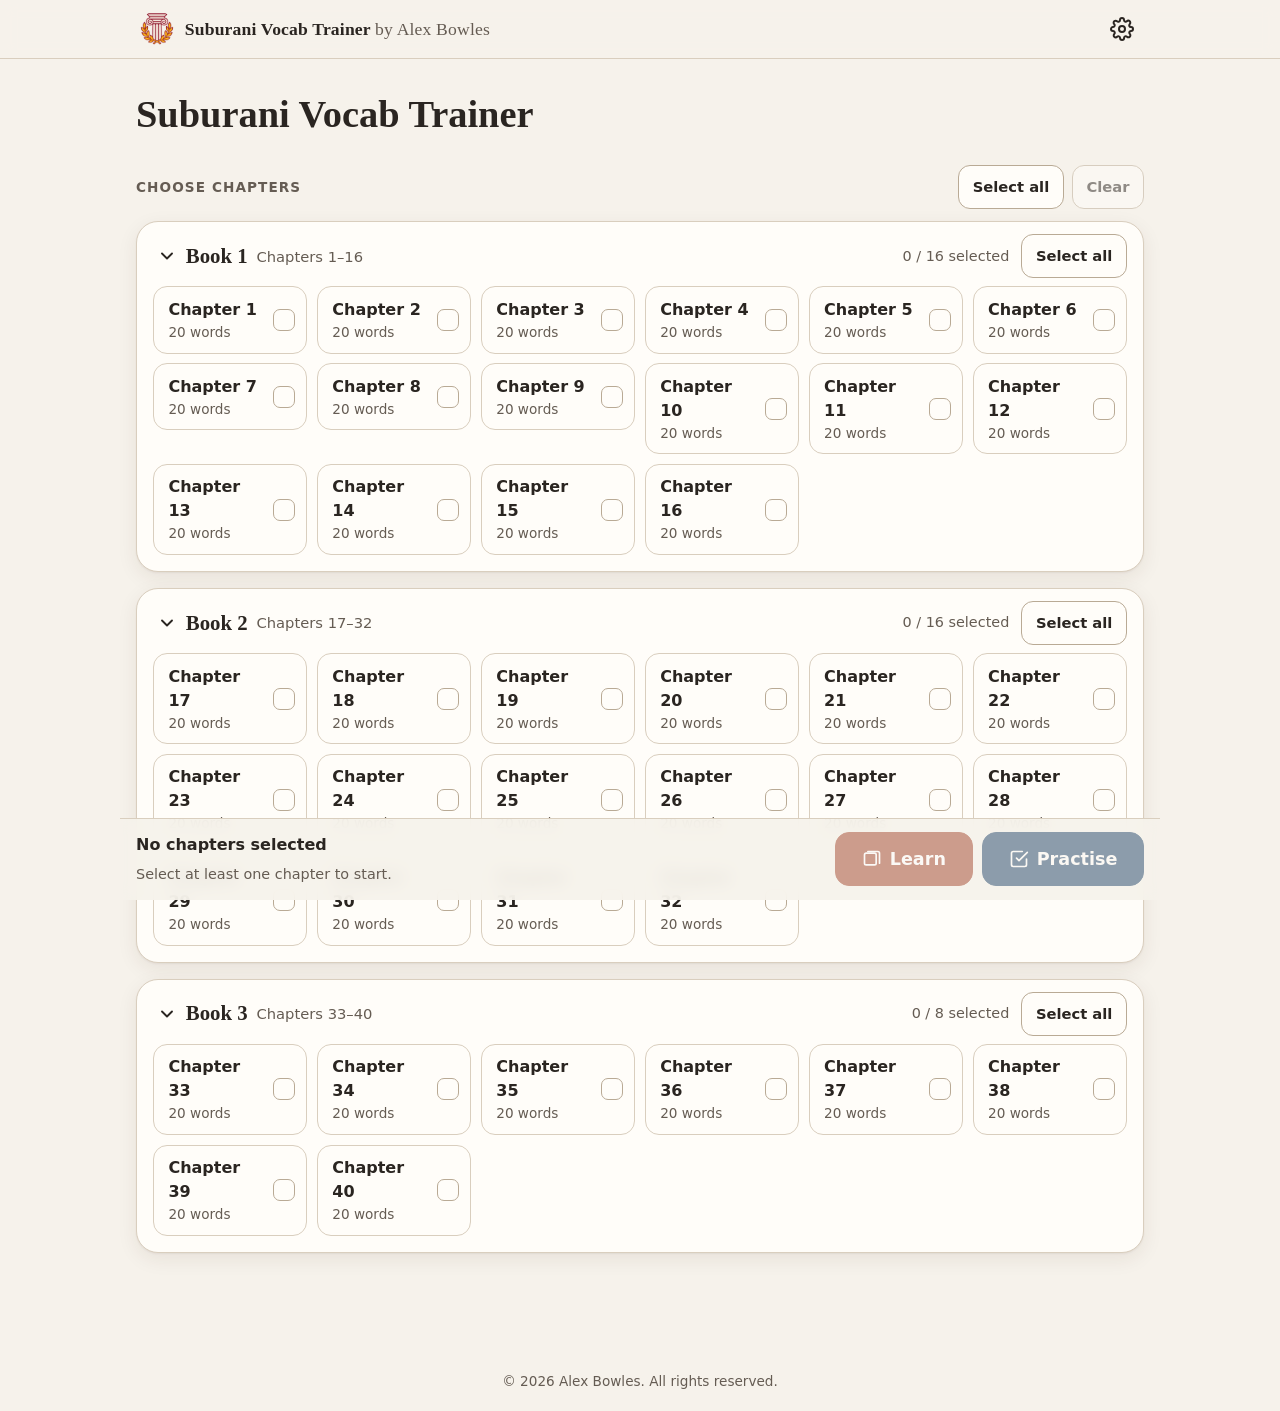
<file: index.html>
<!doctype html>
<html lang="en">
<head>
  <meta charset="utf-8">
  <meta name="viewport" content="width=device-width, initial-scale=1">
  <meta name="color-scheme" content="light dark">
  <meta name="description" content="Offline flashcards and practice for the Latin vocabulary of Suburani Books 1–3 (800 words).">
  <meta name="referrer" content="no-referrer">
  <title>Suburani Vocab Trainer</title>
  <link rel="icon" href="favicon.ico" sizes="any">
  <link rel="icon" type="image/png" sizes="32x32" href="favicon-32x32.png">
  <link rel="icon" type="image/png" sizes="16x16" href="favicon-16x16.png">
  <link rel="apple-touch-icon" sizes="180x180" href="apple-touch-icon.png">
  <link rel="stylesheet" href="css/style.css">
  <script>
    /* Apply the saved theme before first paint to avoid a flash. */
    (function () {
      try {
        var saved = JSON.parse(window.localStorage.getItem('suburani-vocab-trainer:v1') || '{}');
        var t = saved && saved.settings && saved.settings.theme;
        if (t === 'light' || t === 'dark') document.documentElement.setAttribute('data-theme', t);
      } catch (e) { /* storage unavailable – ignore */ }
    })();
  </script>
</head>
<body>
  <a class="skip-link" href="#main">Skip to content</a>

  <header class="app-header">
    <div class="app-header-inner">
      <button type="button" class="brand" id="brand-btn" title="Home">
        <img class="brand-mark" src="android-chrome-192x192.png" width="36" height="36" alt="" aria-hidden="true">
        <span class="brand-text">Suburani Vocab Trainer <span class="brand-sub">by Alex Bowles</span><span class="sr-only"> – home</span></span>
      </button>
      <button type="button" class="icon-btn" id="settings-btn" aria-label="Settings" aria-haspopup="dialog" title="Settings">
        <svg viewBox="0 0 24 24" width="24" height="24" fill="none" stroke="currentColor" stroke-width="2" stroke-linecap="round" stroke-linejoin="round" aria-hidden="true" focusable="false"><circle cx="12" cy="12" r="3"/><path d="M19.4 15a1.65 1.65 0 0 0 .33 1.82l.06.06a2 2 0 0 1 0 2.83 2 2 0 0 1-2.83 0l-.06-.06a1.65 1.65 0 0 0-1.82-.33 1.65 1.65 0 0 0-1 1.51V21a2 2 0 0 1-2 2 2 2 0 0 1-2-2v-.09A1.65 1.65 0 0 0 9 19.4a1.65 1.65 0 0 0-1.82.33l-.06.06a2 2 0 0 1-2.83 0 2 2 0 0 1 0-2.83l.06-.06a1.65 1.65 0 0 0 .33-1.82 1.65 1.65 0 0 0-1.51-1H3a2 2 0 0 1-2-2 2 2 0 0 1 2-2h.09A1.65 1.65 0 0 0 4.6 9a1.65 1.65 0 0 0-.33-1.82l-.06-.06a2 2 0 0 1 0-2.83 2 2 0 0 1 2.83 0l.06.06a1.65 1.65 0 0 0 1.82.33H9a1.65 1.65 0 0 0 1-1.51V3a2 2 0 0 1 2-2 2 2 0 0 1 2 2v.09a1.65 1.65 0 0 0 1 1.51 1.65 1.65 0 0 0 1.82-.33l.06-.06a2 2 0 0 1 2.83 0 2 2 0 0 1 0 2.83l-.06.06a1.65 1.65 0 0 0-.33 1.82V9a1.65 1.65 0 0 0 1.51 1H21a2 2 0 0 1 2 2 2 2 0 0 1-2 2h-.09a1.65 1.65 0 0 0-1.51 1z"/></svg>
      </button>
    </div>
  </header>

  <main id="main" tabindex="-1">

    <!-- ===================== HOME ===================== -->
    <section id="screen-home" class="screen" aria-labelledby="home-title">
      <div class="hero">
        <h1 id="home-title" class="screen-title" tabindex="-1">Suburani Vocab Trainer</h1>
      </div>

      <div class="selection-toolbar">
        <h2 class="section-label">Choose chapters</h2>
        <div class="toolbar-buttons">
          <button type="button" class="btn small" id="select-all-btn">Select all</button>
          <button type="button" class="btn small" id="clear-btn">Clear</button>
        </div>
      </div>

      <div id="books"></div>

      <div class="action-bar">
        <div class="action-bar-inner">
          <p class="selection-summary" id="selection-summary" aria-live="polite">No chapters selected</p>
          <div class="action-buttons">
            <button type="button" class="btn primary big" id="learn-btn" aria-describedby="action-hint">
              <svg viewBox="0 0 24 24" width="20" height="20" fill="none" stroke="currentColor" stroke-width="2" stroke-linecap="round" stroke-linejoin="round" aria-hidden="true" focusable="false"><rect x="3" y="5" width="14" height="14" rx="2"/><path d="M7 3h12a2 2 0 0 1 2 2v12"/></svg>
              Learn
            </button>
            <button type="button" class="btn secondary big" id="practise-btn" aria-describedby="action-hint">
              <svg viewBox="0 0 24 24" width="20" height="20" fill="none" stroke="currentColor" stroke-width="2" stroke-linecap="round" stroke-linejoin="round" aria-hidden="true" focusable="false"><path d="M9 11l3 3L22 4"/><path d="M21 12v7a2 2 0 0 1-2 2H5a2 2 0 0 1-2-2V5a2 2 0 0 1 2-2h11"/></svg>
              Practise
            </button>
          </div>
          <p class="action-hint" id="action-hint">Select at least one chapter to start.</p>
        </div>
      </div>
    </section>

    <!-- ===================== LEARN ===================== -->
    <section id="screen-learn" class="screen" aria-labelledby="learn-title" hidden>
      <div class="screen-toolbar">
        <button type="button" class="btn ghost small" data-go-home>
          <svg viewBox="0 0 24 24" width="18" height="18" fill="none" stroke="currentColor" stroke-width="2" stroke-linecap="round" stroke-linejoin="round" aria-hidden="true" focusable="false"><polyline points="15 18 9 12 15 6"/></svg>
          Home
        </button>
        <h1 id="learn-title" class="toolbar-title" tabindex="-1">Flashcards</h1>
        <button type="button" class="btn toggle small" id="learn-shuffle" aria-pressed="false">
          <svg viewBox="0 0 24 24" width="18" height="18" fill="none" stroke="currentColor" stroke-width="2" stroke-linecap="round" stroke-linejoin="round" aria-hidden="true" focusable="false"><polyline points="16 3 21 3 21 8"/><line x1="4" y1="20" x2="21" y2="3"/><polyline points="21 16 21 21 16 21"/><line x1="15" y1="15" x2="21" y2="21"/><line x1="4" y1="4" x2="9" y2="9"/></svg>
          Shuffle
        </button>
      </div>

      <div class="progress-row">
        <div class="progress" aria-hidden="true"><div class="progress-bar" id="learn-bar"></div></div>
        <span class="progress-text" id="learn-progress" aria-live="off">1 / 1</span>
      </div>

      <div class="card-stage" id="card-stage">
        <button type="button" class="nav-arrow" id="learn-prev" aria-label="Previous card">
          <svg viewBox="0 0 24 24" width="28" height="28" fill="none" stroke="currentColor" stroke-width="2.25" stroke-linecap="round" stroke-linejoin="round" aria-hidden="true" focusable="false"><polyline points="15 18 9 12 15 6"/></svg>
        </button>

        <div class="flashcard" id="flashcard" role="button" tabindex="0" aria-roledescription="flashcard" aria-describedby="flashcard-help">
          <div class="flashcard-inner">
            <div class="face face-front" id="face-front">
              <span class="chapter-tag" id="front-chapter">Ch 1</span>
              <div class="face-content" id="front-content"></div>
              <span class="face-hint" aria-hidden="true">Tap to flip</span>
            </div>
            <div class="face face-back" id="face-back" aria-hidden="true">
              <span class="chapter-tag" id="back-chapter">Ch 1</span>
              <div class="face-content" id="back-content"></div>
              <span class="face-hint" aria-hidden="true">Tap to flip back</span>
            </div>
          </div>
        </div>

        <button type="button" class="nav-arrow" id="learn-next" aria-label="Next card">
          <svg viewBox="0 0 24 24" width="28" height="28" fill="none" stroke="currentColor" stroke-width="2.25" stroke-linecap="round" stroke-linejoin="round" aria-hidden="true" focusable="false"><polyline points="9 18 15 12 9 6"/></svg>
        </button>
      </div>
      <p class="sr-only" id="flashcard-help">Press Space or Enter to flip. Left and right arrow keys move between cards.</p>
      <p class="sr-only" id="learn-live" aria-live="polite"></p>

      <div class="learn-end" id="learn-end" hidden>
        <p class="learn-end-title">You’ve reached the end</p>
        <div class="learn-end-buttons">
          <button type="button" class="btn" id="learn-restart">Restart</button>
          <button type="button" class="btn" id="learn-end-shuffle">Shuffle</button>
          <button type="button" class="btn primary" id="learn-practise">Practise these words</button>
          <button type="button" class="btn ghost" data-go-home>Home</button>
        </div>
      </div>

      <p class="kbd-hint" aria-hidden="true"><kbd>←</kbd> <kbd>→</kbd> move · <kbd>Space</kbd> flip · <kbd>Esc</kbd> home · swipe on touch screens</p>
    </section>

    <!-- ===================== PRACTISE ===================== -->
    <section id="screen-practise" class="screen" aria-labelledby="practise-title" hidden>
      <div class="screen-toolbar">
        <h1 id="practise-title" class="toolbar-title" tabindex="-1">Practise</h1>
        <div class="progress-row grow">
          <div class="progress" role="progressbar" id="practise-progressbar" aria-label="Words completed" aria-valuemin="0" aria-valuemax="1" aria-valuenow="0"><div class="progress-bar" id="practise-bar"></div></div>
          <span class="progress-text" id="practise-progress">0 / 0 words</span>
        </div>
        <button type="button" class="btn ghost small" id="end-session-btn">End session</button>
      </div>

      <div class="question-card" id="question-card">
        <p class="q-meta" id="q-meta"></p>
        <p class="q-instruction" id="q-instruction"></p>
        <div class="q-prompt" id="q-prompt"></div>
        <div class="q-body" id="q-body"></div>
        <div class="q-feedback" id="q-feedback" aria-live="polite"></div>
        <div class="q-next-row">
          <button type="button" class="btn primary big" id="next-btn" hidden>
            Next
            <svg viewBox="0 0 24 24" width="20" height="20" fill="none" stroke="currentColor" stroke-width="2" stroke-linecap="round" stroke-linejoin="round" aria-hidden="true" focusable="false"><polyline points="9 18 15 12 9 6"/></svg>
          </button>
        </div>
      </div>
      <p class="kbd-hint" id="practise-kbd-hint" aria-hidden="true"></p>
    </section>

    <!-- ===================== RESULTS ===================== -->
    <section id="screen-results" class="screen" aria-labelledby="results-title" hidden>
      <div class="results">
        <h1 id="results-title" class="screen-title" tabindex="-1">Session complete</h1>
        <p class="subtitle" id="results-subtitle"></p>
        <div class="stats">
          <div class="stat"><span class="stat-value" id="stat-completed">0</span><span class="stat-label">words completed</span></div>
          <div class="stat"><span class="stat-value" id="stat-accuracy">–</span><span class="stat-label">first-try accuracy</span></div>
          <div class="stat"><span class="stat-value" id="stat-questions">0</span><span class="stat-label">questions asked</span></div>
        </div>
        <h2 class="section-label" id="missed-title">Words to review</h2>
        <ul class="missed-list" id="missed-list" aria-labelledby="missed-title"></ul>
        <p class="no-missed" id="no-missed" hidden>No mistakes – excellent work!</p>
        <div class="results-buttons">
          <button type="button" class="btn primary" id="practise-missed-btn">Practise missed words</button>
          <button type="button" class="btn" id="new-session-btn">New session (same chapters)</button>
          <button type="button" class="btn" id="change-chapters-btn">Change chapters</button>
          <button type="button" class="btn ghost" data-go-home>Home</button>
        </div>
      </div>
    </section>
  </main>

  <footer class="app-footer">
    <p>© 2026 Alex Bowles. All rights reserved.</p>
  </footer>

  <!-- ===================== SETTINGS ===================== -->
  <div class="modal-overlay" id="settings-overlay" hidden>
    <div class="modal" id="settings-dialog" role="dialog" aria-modal="true" aria-labelledby="settings-title">
      <div class="modal-header">
        <h2 id="settings-title">Settings</h2>
        <button type="button" class="icon-btn" id="settings-close-x" aria-label="Close settings">
          <svg viewBox="0 0 24 24" width="22" height="22" fill="none" stroke="currentColor" stroke-width="2" stroke-linecap="round" stroke-linejoin="round" aria-hidden="true" focusable="false"><line x1="18" y1="6" x2="6" y2="18"/><line x1="6" y1="6" x2="18" y2="18"/></svg>
        </button>
      </div>
      <form class="modal-body" id="settings-form" novalidate>
        <p class="settings-note">Changes are saved automatically. During practice they apply from the next question.</p>

        <fieldset class="setting">
          <legend>Question direction</legend>
          <label class="check"><input type="checkbox" name="dirLaEn"> <span>Latin → English</span></label>
          <label class="check"><input type="checkbox" name="dirEnLa"> <span>English → Latin</span></label>
          <p class="setting-lock" id="lock-dir" hidden>At least one direction must stay on. Tick the other one first to switch.</p>
        </fieldset>

        <fieldset class="setting">
          <legend>Question types</legend>
          <label class="check"><input type="checkbox" name="typeMc"> <span>Multiple choice</span></label>
          <label class="check"><input type="checkbox" name="typeTyped"> <span>Typed answers</span></label>
          <p class="setting-lock" id="lock-type" hidden>At least one question type must stay on. Tick the other one first to switch.</p>
        </fieldset>

        <fieldset class="setting">
          <legend>Typed-answer strictness</legend>
          <label class="radio"><input type="radio" name="strictness" value="lenient"> <span><strong>Lenient</strong><small>More typos allowed; word endings like -s/-ing/-ed ignored in English.</small></span></label>
          <label class="radio"><input type="radio" name="strictness" value="normal"> <span><strong>Normal</strong><small>Small typos allowed in longer words; one right answer is enough.</small></span></label>
          <label class="radio"><input type="radio" name="strictness" value="strict"> <span><strong>Strict</strong><small>Exact spelling, dictionary form only, every answer you type must be right.</small></span></label>
        </fieldset>

        <fieldset class="setting">
          <legend>Macrons</legend>
          <label class="check"><input type="checkbox" name="requireMacrons"> <span>Require macrons in typed Latin <small>(ā ē ī ō ū must be exactly right)</small></span></label>
        </fieldset>

        <div class="setting">
          <label class="setting-label" for="set-session-size">Words per practise session</label>
          <select id="set-session-size" name="sessionSize">
            <option value="all">All selected words</option>
            <option value="10">10</option>
            <option value="20">20</option>
            <option value="30">30</option>
            <option value="50">50</option>
          </select>
        </div>

        <fieldset class="setting">
          <legend>Flashcard front side</legend>
          <div class="segmented">
            <label class="radio"><input type="radio" name="frontSide" value="latin"> <span>Latin</span></label>
            <label class="radio"><input type="radio" name="frontSide" value="english"> <span>English</span></label>
          </div>
        </fieldset>

        <fieldset class="setting">
          <legend>Flashcard order</legend>
          <label class="check"><input type="checkbox" name="shuffle"> <span>Shuffle flashcards</span></label>
        </fieldset>

        <fieldset class="setting">
          <legend>Theme</legend>
          <div class="segmented">
            <label class="radio"><input type="radio" name="theme" value="system"> <span>System</span></label>
            <label class="radio"><input type="radio" name="theme" value="light"> <span>Light</span></label>
            <label class="radio"><input type="radio" name="theme" value="dark"> <span>Dark</span></label>
          </div>
        </fieldset>
      </form>
      <div class="modal-footer">
        <button type="button" class="btn ghost" id="settings-reset">Reset to defaults</button>
        <button type="button" class="btn primary" id="settings-close">Close</button>
      </div>
      <p class="sr-only" id="settings-live" aria-live="polite"></p>
    </div>
  </div>

  <noscript><p class="noscript">This trainer needs JavaScript. Please enable it and reload the page.</p></noscript>

  <script src="data/vocab.js"></script>
  <script src="js/checker.js"></script>
  <script src="js/data.js"></script>
  <script src="js/state.js"></script>
  <script src="js/learn.js"></script>
  <script src="js/practise.js"></script>
  <script src="js/app.js"></script>
</body>
</html>
</file>
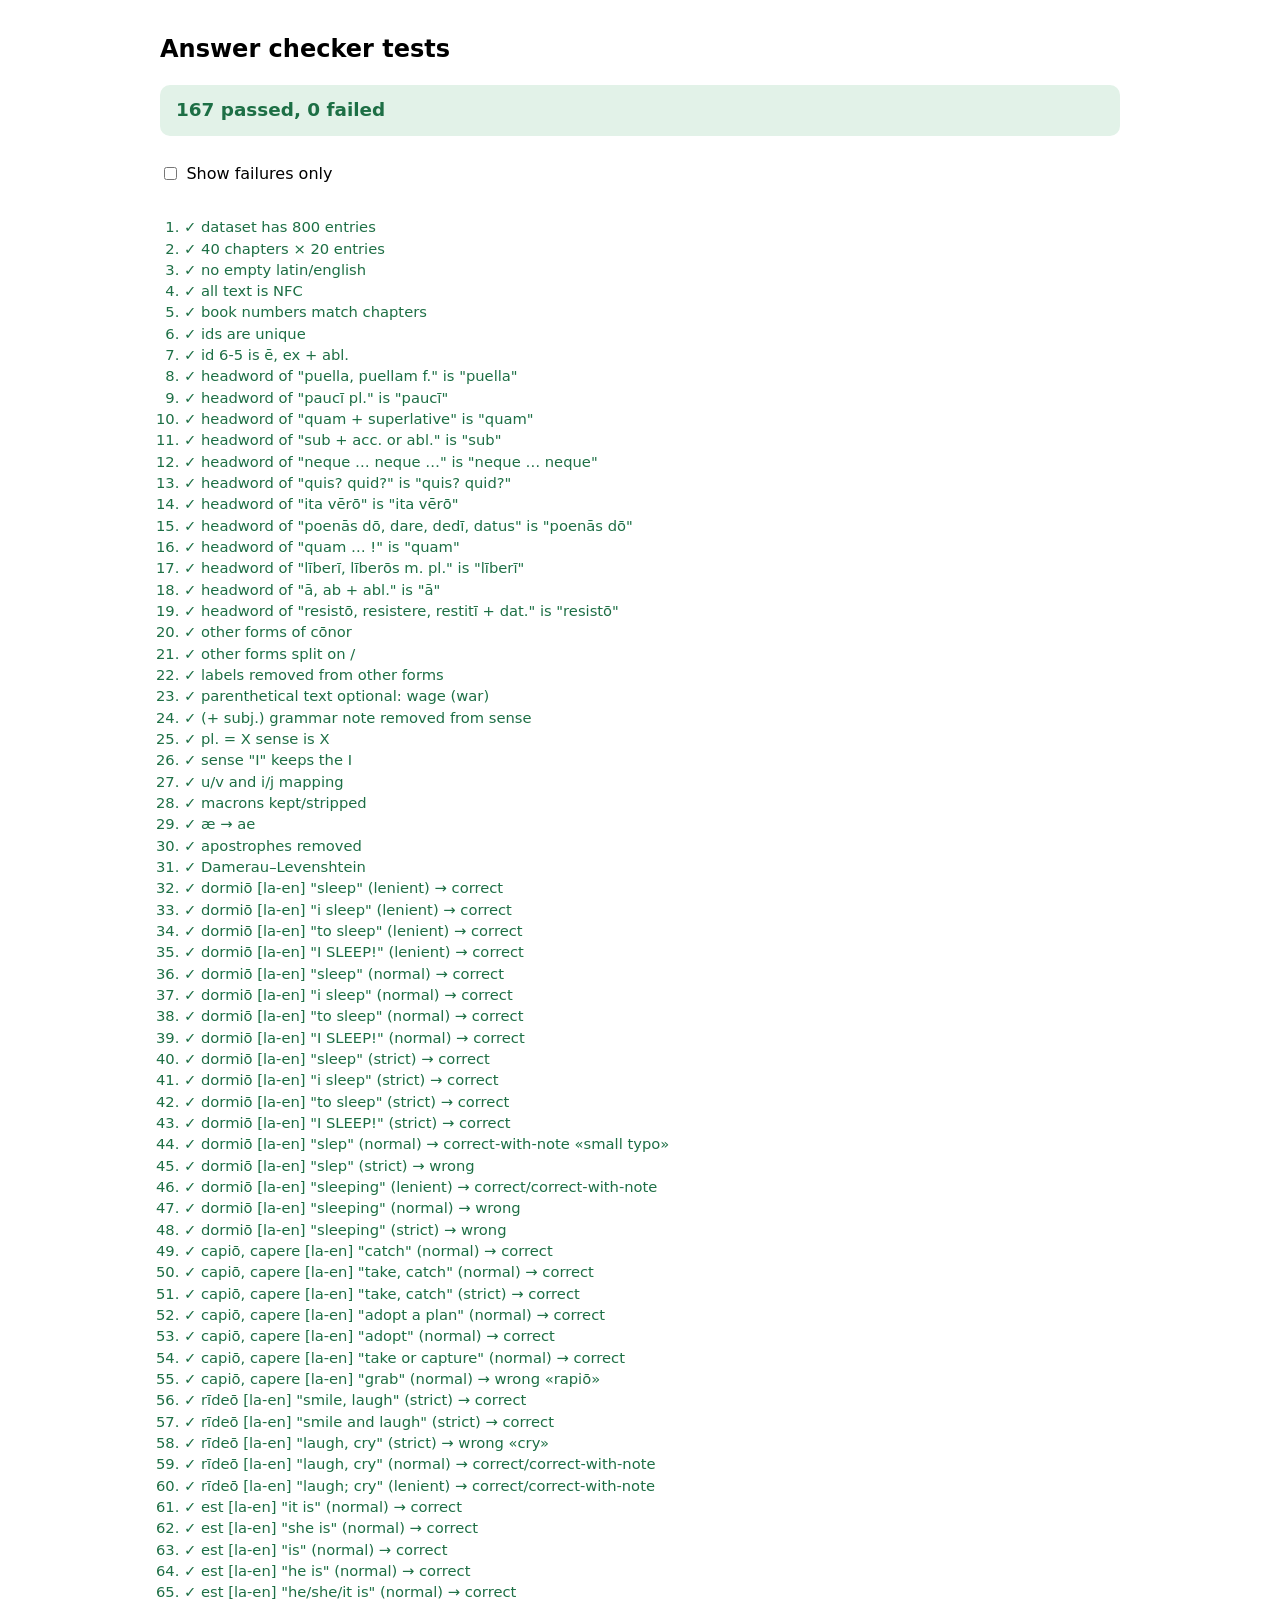
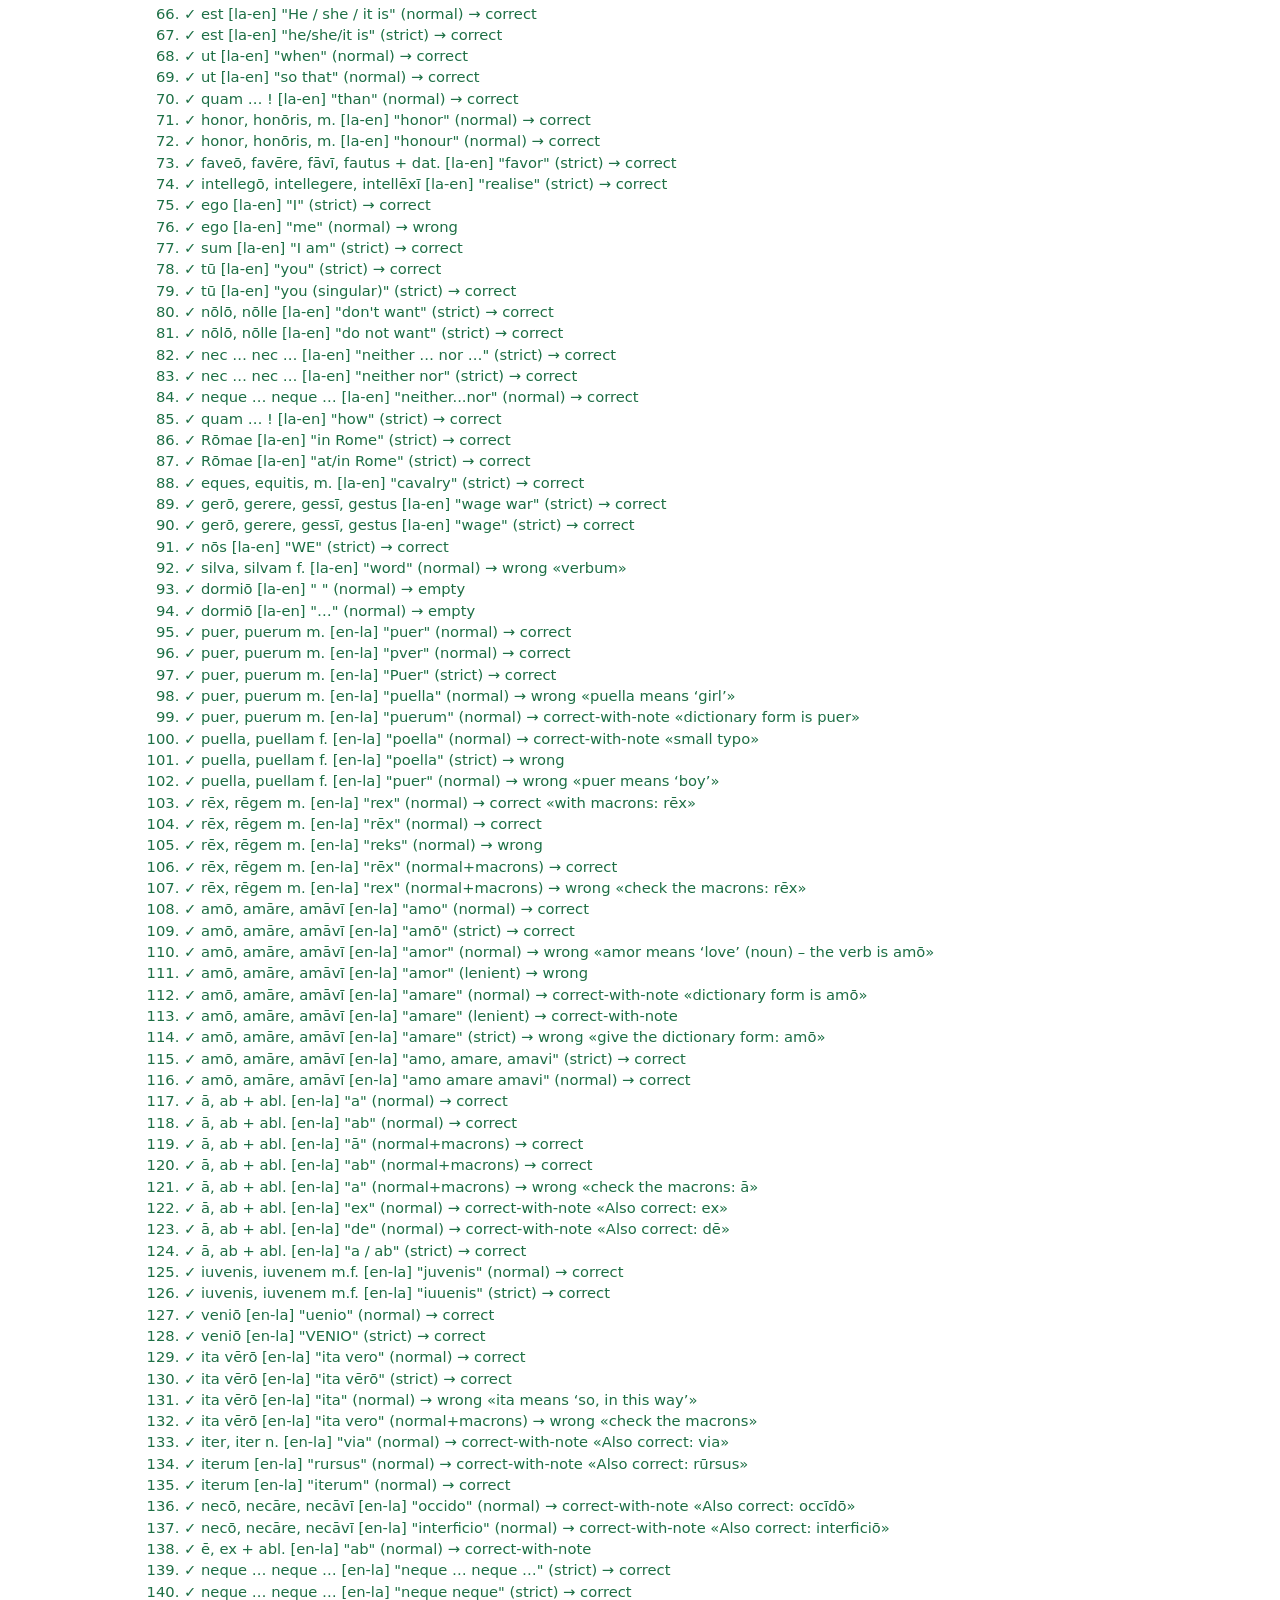
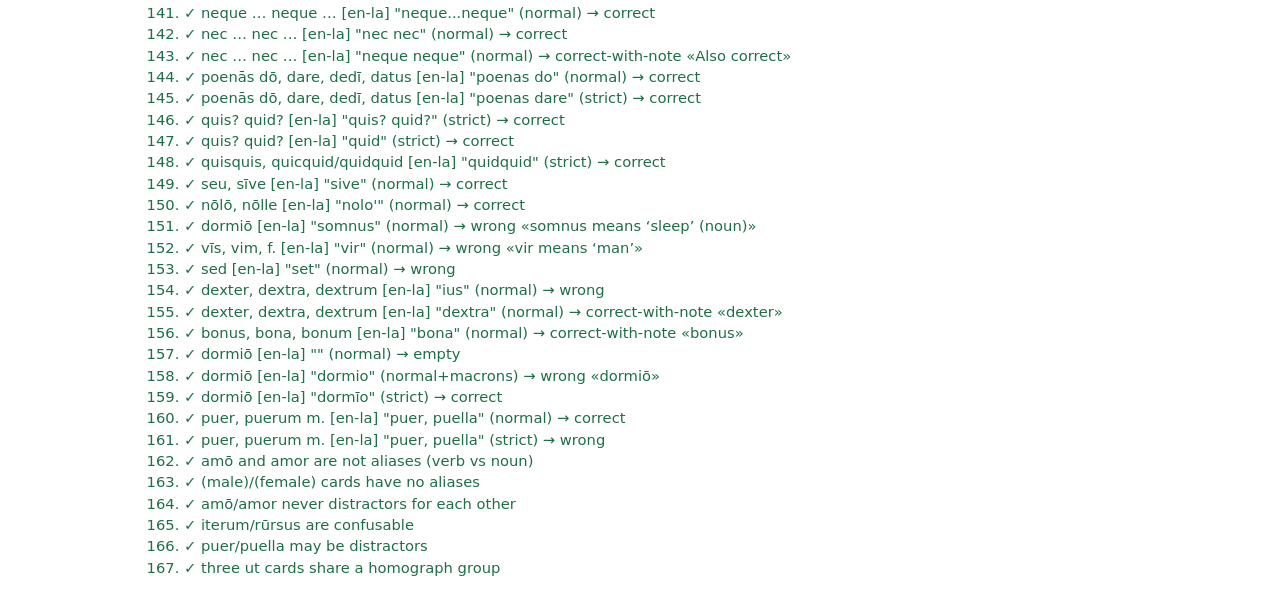
<file: tests/tests.html>
<!doctype html>
<html lang="en">
<head>
  <meta charset="utf-8">
  <meta name="viewport" content="width=device-width, initial-scale=1">
  <title>Checker tests – Suburani Vocab Trainer</title>
  <style>
    body { font-family: system-ui, -apple-system, "Segoe UI", Roboto, sans-serif; margin: 2rem auto; max-width: 60rem; padding: 0 1rem; line-height: 1.45; }
    h1 { font-size: 1.5rem; }
    #summary { font-size: 1.15rem; font-weight: 700; padding: .75rem 1rem; border-radius: 10px; }
    #summary.pass { background: #e2f2e8; color: #1d6f45; }
    #summary.fail { background: #fbe5e2; color: #a82a20; }
    label { display: inline-flex; gap: .4rem; margin: .5rem 0 1rem; }
    ol { padding-left: 1.5rem; font-size: .92rem; }
    li.pass { color: #1d6f45; }
    li.fail { color: #a82a20; font-weight: 600; }
    .detail { display: block; font-weight: 400; color: #555; font-family: ui-monospace, Menlo, Consolas, monospace; font-size: .85rem; }
    body.hide-pass li.pass { display: none; }
  </style>
</head>
<body>
  <h1>Answer checker tests</h1>
  <p id="summary" role="status">Running…</p>
  <label><input type="checkbox" id="only-failures"> Show failures only</label>
  <ol id="results"></ol>

  <script src="../data/vocab.js"></script>
  <script src="../js/checker.js"></script>
  <script src="checker-tests.js"></script>
  <script>
    (function () {
      var list = document.getElementById('results');
      var res = window.Trainer.CheckerTests.run(window.Trainer.Checker, window.VOCAB, function (pass, name, detail) {
        var li = document.createElement('li');
        li.className = pass ? 'pass' : 'fail';
        li.textContent = (pass ? '✓ ' : '✗ ') + name;
        if (!pass && detail) {
          var d = document.createElement('span');
          d.className = 'detail';
          d.textContent = detail;
          li.appendChild(d);
        }
        list.appendChild(li);
      });
      var s = document.getElementById('summary');
      s.textContent = res.passed + ' passed, ' + res.failed + ' failed';
      s.className = res.failed ? 'fail' : 'pass';
      document.getElementById('only-failures').addEventListener('change', function (e) {
        document.body.classList.toggle('hide-pass', e.target.checked);
      });
    })();
  </script>
</body>
</html>
</file>
<file: css/style.css>
/* =========================================================================
   Suburani Vocab Trainer – styles
   Palette: warm parchment, terracotta accent, ink-blue focus/secondary.
   ========================================================================= */

:root {
  --font-ui: system-ui, -apple-system, "Segoe UI", Roboto, "Helvetica Neue", Arial, "Noto Sans", sans-serif;
  --font-latin: Georgia, "Times New Roman", "Noto Serif", serif;

  --bg: #f6f2eb;
  --surface: #fffdf9;
  --surface-2: #efe8dc;
  --surface-back: #fbf6ee;
  --text: #2a2521;
  --muted: #655c53;
  --border: #d9cebe;
  --border-strong: #b9aa95;
  --accent: #a2462c;          /* terracotta – 5.9:1 on surface */
  --accent-hover: #8a3a23;
  --accent-text: #ffffff;
  --accent-soft: #f6e3da;
  --ink: #23466b;             /* ink blue */
  --ink-soft: #e2eaf3;
  --focus: #23466b;
  --correct: #1d6f45;
  --correct-bg: #e2f2e8;
  --wrong: #a82a20;
  --wrong-bg: #fbe5e2;
  --note: #7a5200;
  --note-bg: #fbf0d9;
  --shadow: 0 1px 2px rgba(60, 40, 20, .06), 0 6px 20px rgba(60, 40, 20, .08);
  --shadow-lg: 0 2px 4px rgba(60, 40, 20, .06), 0 16px 40px rgba(60, 40, 20, .14);
  --radius: 14px;
  --radius-lg: 22px;
  color-scheme: light;
}

@media (prefers-color-scheme: dark) {
  :root:not([data-theme="light"]) {
    --bg: #15171b;
    --surface: #1e2126;
    --surface-2: #2a2e35;
    --surface-back: #23272d;
    --text: #ece6dd;
    --muted: #aaa196;
    --border: #3a3f47;
    --border-strong: #565c66;
    --accent: #e48e6e;
    --accent-hover: #f0a487;
    --accent-text: #1b120e;
    --accent-soft: #3a2721;
    --ink: #95b8de;
    --ink-soft: #22303f;
    --focus: #95b8de;
    --correct: #74d3a2;
    --correct-bg: #183428;
    --wrong: #ff958b;
    --wrong-bg: #3b1d1a;
    --note: #f0c470;
    --note-bg: #352a14;
    --shadow: 0 1px 2px rgba(0, 0, 0, .3), 0 6px 20px rgba(0, 0, 0, .25);
    --shadow-lg: 0 2px 4px rgba(0, 0, 0, .3), 0 16px 40px rgba(0, 0, 0, .4);
    color-scheme: dark;
  }
}

:root[data-theme="dark"] {
  --bg: #15171b;
  --surface: #1e2126;
  --surface-2: #2a2e35;
  --surface-back: #23272d;
  --text: #ece6dd;
  --muted: #aaa196;
  --border: #3a3f47;
  --border-strong: #565c66;
  --accent: #e48e6e;
  --accent-hover: #f0a487;
  --accent-text: #1b120e;
  --accent-soft: #3a2721;
  --ink: #95b8de;
  --ink-soft: #22303f;
  --focus: #95b8de;
  --correct: #74d3a2;
  --correct-bg: #183428;
  --wrong: #ff958b;
  --wrong-bg: #3b1d1a;
  --note: #f0c470;
  --note-bg: #352a14;
  --shadow: 0 1px 2px rgba(0, 0, 0, .3), 0 6px 20px rgba(0, 0, 0, .25);
  --shadow-lg: 0 2px 4px rgba(0, 0, 0, .3), 0 16px 40px rgba(0, 0, 0, .4);
  color-scheme: dark;
}

/* ---------- Base ---------- */

*, *::before, *::after { box-sizing: border-box; }

html { -webkit-text-size-adjust: 100%; text-size-adjust: 100%; }

body {
  margin: 0;
  min-height: 100vh;
  background: var(--bg);
  color: var(--text);
  font-family: var(--font-ui);
  font-size: 1rem;
  line-height: 1.5;
  -webkit-font-smoothing: antialiased;
}

[hidden] { display: none !important; }

h1, h2, h3 { line-height: 1.2; margin: 0; }

button, input, select { font: inherit; color: inherit; }

:focus { outline: none; }
:focus-visible { outline: 3px solid var(--focus); outline-offset: 2px; }
[tabindex="-1"]:focus, [tabindex="-1"]:focus-visible { outline: none; }

.sr-only {
  position: absolute !important;
  width: 1px; height: 1px;
  padding: 0; margin: -1px;
  overflow: hidden; clip: rect(0 0 0 0);
  white-space: nowrap; border: 0;
}

.skip-link {
  position: absolute; left: 1rem; top: -100px;
  background: var(--surface); color: var(--text);
  padding: .6rem 1rem; border-radius: 10px; box-shadow: var(--shadow);
  z-index: 100;
}
.skip-link:focus { top: .75rem; }

kbd {
  font-family: var(--font-ui);
  font-size: .8em;
  border: 1px solid var(--border);
  border-bottom-width: 2px;
  border-radius: 6px;
  padding: 0 .35em;
  background: var(--surface);
}

.noscript { max-width: 40rem; margin: 2rem auto; padding: 1rem; }

/* ---------- Latin / English text ---------- */

.latin-entry { font-family: var(--font-latin); }
.la-head { font-weight: 700; }
.la-rest { font-weight: 400; color: var(--muted); }
.english-gloss { font-family: var(--font-ui); }

/* ---------- Buttons ---------- */

.btn {
  display: inline-flex; align-items: center; justify-content: center; gap: .5rem;
  min-height: 44px;
  padding: .55rem 1.1rem;
  border-radius: 12px;
  border: 1.5px solid var(--border-strong);
  background: var(--surface);
  color: var(--text);
  font-weight: 600;
  cursor: pointer;
  text-decoration: none;
  transition: background-color .15s, border-color .15s, color .15s, transform .1s;
  -webkit-tap-highlight-color: transparent;
}
.btn:hover:not(:disabled) { background: var(--surface-2); }
.btn:active:not(:disabled) { transform: translateY(1px); }
.btn:disabled { opacity: .5; cursor: not-allowed; }

.btn.primary { background: var(--accent); border-color: var(--accent); color: var(--accent-text); }
.btn.primary:hover:not(:disabled) { background: var(--accent-hover); border-color: var(--accent-hover); }
.btn.secondary { background: var(--ink); border-color: var(--ink); color: var(--surface); }
.btn.secondary:hover:not(:disabled) { filter: brightness(1.1); background: var(--ink); }
.btn.ghost { background: transparent; border-color: transparent; }
.btn.ghost:hover:not(:disabled) { background: var(--surface-2); }
.btn.small { min-height: 44px; padding: .4rem .85rem; font-size: .92rem; }
.btn.big { min-height: 54px; padding: .75rem 1.6rem; font-size: 1.1rem; border-radius: 14px; }
.btn.toggle[aria-pressed="true"] { background: var(--ink-soft); border-color: var(--ink); color: var(--ink); }

.icon-btn {
  display: inline-grid; place-items: center;
  width: 44px; height: 44px;
  border-radius: 12px;
  border: 1.5px solid transparent;
  background: transparent;
  color: var(--text);
  cursor: pointer;
}
.icon-btn:hover { background: var(--surface-2); }

/* ---------- Header ---------- */

.app-header {
  position: sticky; top: 0; z-index: 20;
  background: color-mix(in srgb, var(--bg) 88%, transparent);
  border-bottom: 1px solid var(--border);
  -webkit-backdrop-filter: saturate(1.2) blur(8px);
  backdrop-filter: saturate(1.2) blur(8px);
}
@supports not (background: color-mix(in srgb, red 50%, blue)) {
  .app-header { background: var(--bg); }
}
.app-header-inner {
  max-width: 1040px; margin: 0 auto;
  display: flex; align-items: center; justify-content: space-between;
  padding: .45rem 1rem;
}
.brand {
  display: inline-flex; align-items: center; gap: .6rem;
  min-height: 44px; padding: .2rem .5rem .2rem .2rem;
  border: 0; background: transparent; cursor: pointer; border-radius: 12px;
}
.brand:hover { background: var(--surface-2); }
.brand-mark {
  display: block; flex: none;
  width: 36px; height: 36px; border-radius: 50%;
}
.brand-text { font-family: var(--font-latin); font-weight: 700; font-size: 1.1rem; letter-spacing: .01em; }
.brand-sub { font-weight: 400; color: var(--muted); }

/* ---------- Layout ---------- */

main { display: block; max-width: 1040px; margin: 0 auto; padding: 1.25rem 1rem 2rem; }
main:focus { outline: none; }
.app-footer {
  max-width: 1040px; margin: 0 auto;
  padding: 1rem 1rem calc(1.25rem + env(safe-area-inset-bottom, 0px));
  text-align: center; color: var(--muted); font-size: .85rem;
}
.app-footer p { margin: 0; }

.screen-title { font-family: var(--font-latin); font-size: clamp(1.7rem, 1.2rem + 2vw, 2.4rem); }
.subtitle { color: var(--muted); margin: .5rem 0 0; max-width: 46rem; }
.section-label { font-size: .85rem; text-transform: uppercase; letter-spacing: .08em; color: var(--muted); font-weight: 700; }

.hero { padding: .75rem 0 1.25rem; }

/* ---------- Home ---------- */

.selection-toolbar {
  display: flex; align-items: center; justify-content: space-between; gap: 1rem; flex-wrap: wrap;
  margin: .5rem 0 .75rem;
}
.toolbar-buttons { display: flex; gap: .5rem; }

.book {
  background: var(--surface);
  border: 1px solid var(--border);
  border-radius: var(--radius-lg);
  padding: .5rem 1rem 1rem;
  margin-bottom: 1rem;
  box-shadow: var(--shadow);
}
.book.is-collapsed { padding-bottom: .5rem; }
.book-head { display: flex; align-items: center; gap: .75rem; flex-wrap: wrap; padding: .25rem 0 .5rem; }
.book-title { flex: 1 1 auto; font-size: 1rem; }
.book-toggle {
  display: inline-flex; align-items: center; gap: .55rem; flex-wrap: wrap;
  min-height: 44px; padding: .25rem .5rem .25rem .25rem;
  border: 0; background: transparent; border-radius: 10px; cursor: pointer; text-align: left;
}
.book-toggle:hover { background: var(--surface-2); }
.book-toggle svg { transition: transform .2s; flex: none; }
.book-toggle[aria-expanded="false"] svg { transform: rotate(-90deg); }
.book-name { font-family: var(--font-latin); font-size: 1.3rem; font-weight: 700; }
.book-range { color: var(--muted); font-size: .92rem; font-weight: 500; }
.book-count { color: var(--muted); font-size: .9rem; font-variant-numeric: tabular-nums; }

.chapter-grid {
  display: grid;
  grid-template-columns: repeat(auto-fill, minmax(132px, 1fr));
  gap: .6rem;
}

.chip { position: relative; display: block; }
.chip input {
  position: absolute; inset: 0; width: 100%; height: 100%;
  margin: 0; opacity: 0; cursor: pointer; z-index: 1;
}
.chip-body {
  position: relative;
  display: flex; flex-direction: column; justify-content: center;
  min-height: 66px;
  padding: .65rem 2.4rem .65rem .9rem;
  border: 1.5px solid var(--border);
  border-radius: var(--radius);
  background: var(--surface);
  transition: background-color .15s, border-color .15s, box-shadow .15s;
}
.chip-title { font-weight: 650; }
.chip-count { font-size: .85rem; color: var(--muted); }
.chip-check {
  position: absolute; right: .7rem; top: 50%; transform: translateY(-50%);
  width: 22px; height: 22px; border-radius: 7px;
  border: 1.5px solid var(--border-strong);
  background: var(--surface);
}
.chip:hover .chip-body { border-color: var(--border-strong); }
.chip input:checked + .chip-body { background: var(--accent-soft); border-color: var(--accent); }
.chip input:checked + .chip-body .chip-check { background: var(--accent); border-color: var(--accent); }
.chip input:checked + .chip-body .chip-check::after {
  content: ""; position: absolute; left: 6px; top: 2px;
  width: 6px; height: 11px;
  border: solid var(--accent-text); border-width: 0 2.5px 2.5px 0;
  transform: rotate(45deg);
}
.chip input:focus-visible + .chip-body { outline: 3px solid var(--focus); outline-offset: 2px; }

.action-bar {
  position: sticky; bottom: 0; z-index: 10;
  margin: 1.25rem -1rem -2rem;
  padding: .85rem 1rem calc(.85rem + env(safe-area-inset-bottom, 0px));
  background: color-mix(in srgb, var(--bg) 92%, transparent);
  border-top: 1px solid var(--border);
  -webkit-backdrop-filter: blur(8px);
  backdrop-filter: blur(8px);
}
@supports not (background: color-mix(in srgb, red 50%, blue)) {
  .action-bar { background: var(--bg); }
}
.action-bar-inner {
  display: grid; grid-template-columns: 1fr auto; align-items: center; gap: .25rem 1rem;
}
.selection-summary { margin: 0; font-weight: 650; font-variant-numeric: tabular-nums; }
.action-buttons { display: flex; gap: .6rem; grid-row: span 2; }
.action-hint { margin: 0; color: var(--muted); font-size: .9rem; }

@media (max-width: 560px) {
  .action-bar-inner { grid-template-columns: 1fr; }
  .action-buttons { grid-row: auto; order: 3; }
  .action-buttons .btn { flex: 1 1 0; }
}

/* ---------- Screen toolbar & progress ---------- */

.screen-toolbar {
  display: flex; align-items: center; gap: .75rem; flex-wrap: wrap;
  margin-bottom: .75rem;
}
.toolbar-title { font-family: var(--font-latin); font-size: 1.35rem; flex: 1 1 auto; text-align: center; }
#screen-practise .toolbar-title { flex: 0 0 auto; }

.progress-row { display: flex; align-items: center; gap: .75rem; }
.progress-row.grow { flex: 1 1 200px; }
.progress {
  flex: 1 1 auto;
  height: 6px; border-radius: 99px;
  background: var(--surface-2);
  overflow: hidden;
}
.progress-bar { height: 100%; width: 0; background: var(--accent); border-radius: 99px; transition: width .3s ease; }
.progress-text { font-variant-numeric: tabular-nums; color: var(--muted); font-weight: 600; font-size: .92rem; white-space: nowrap; }

/* ---------- Learn ---------- */

#screen-learn { max-width: 820px; margin: 0 auto; }

.card-stage {
  display: grid;
  grid-template-columns: auto minmax(0, 1fr) auto;
  align-items: center;
  gap: .75rem;
  margin: 1.25rem 0 1rem;
  touch-action: pan-y;
}

.nav-arrow {
  display: grid; place-items: center;
  width: 52px; height: 52px; border-radius: 50%;
  border: 1.5px solid var(--border-strong);
  background: var(--surface);
  color: var(--text);
  cursor: pointer;
  box-shadow: var(--shadow);
  transition: background-color .15s, opacity .15s;
}
.nav-arrow:hover:not(:disabled) { background: var(--surface-2); }
.nav-arrow:disabled { opacity: .35; cursor: not-allowed; box-shadow: none; }

.flashcard {
  position: relative;
  height: clamp(280px, 48vh, 400px);
  perspective: 1400px;
  cursor: pointer;
  border-radius: var(--radius-lg);
  -webkit-tap-highlight-color: transparent;
  user-select: none;
  -webkit-user-select: none;
}
.flashcard:focus-visible { outline: 3px solid var(--focus); outline-offset: 5px; }
.flashcard-inner {
  position: relative; width: 100%; height: 100%;
  transform-style: preserve-3d;
  transition: transform .55s cubic-bezier(.2, .75, .25, 1);
}
.flashcard.is-flipped .flashcard-inner { transform: rotateY(180deg); }
.flashcard.no-anim .flashcard-inner { transition: none !important; }

.face {
  position: absolute; inset: 0;
  display: flex; flex-direction: column; align-items: center; justify-content: center;
  padding: 2.75rem 1.5rem 2.5rem;
  border-radius: var(--radius-lg);
  border: 1px solid var(--border);
  background: var(--surface);
  box-shadow: var(--shadow-lg);
  backface-visibility: hidden;
  -webkit-backface-visibility: hidden;
  text-align: center;
  overflow: hidden;
}
.face::before {
  content: ""; position: absolute; left: 0; right: 0; top: 0; height: 5px;
  background: var(--accent);
}
.face-back { transform: rotateY(180deg); background: var(--surface-back); }
.face-back::before { background: var(--ink); }

.chapter-tag {
  position: absolute; top: 1rem; left: 1.1rem;
  font-size: .8rem; font-weight: 700; letter-spacing: .04em;
  color: var(--muted);
  background: var(--surface-2);
  padding: .15rem .55rem; border-radius: 99px;
}
.face-hint { position: absolute; bottom: .9rem; font-size: .8rem; color: var(--muted); }

.face-content { max-width: 100%; overflow-wrap: break-word; }
.face-content p { margin: 0; }
.face-content.side-latin { font-size: clamp(1.6rem, 1rem + 2.6vw, 2.6rem); line-height: 1.25; }
.face-content.side-english { font-size: clamp(1.35rem, .9rem + 1.8vw, 2rem); line-height: 1.3; }

.learn-end {
  text-align: center;
  padding: 1rem;
  border: 1px dashed var(--border-strong);
  border-radius: var(--radius);
  background: var(--surface);
}
.learn-end-title { margin: 0 0 .75rem; font-weight: 700; font-size: 1.05rem; }
.learn-end-buttons { display: flex; flex-wrap: wrap; justify-content: center; gap: .5rem; }

.kbd-hint { text-align: center; color: var(--muted); font-size: .85rem; margin-top: 1rem; }
@media (hover: none) and (pointer: coarse) { .kbd-hint { display: none; } }

@media (max-width: 520px) {
  .card-stage { gap: .4rem; }
  .nav-arrow { width: 44px; height: 44px; }
  .face { padding: 2.5rem 1rem 2.25rem; }
}

/* ---------- Practise ---------- */

#screen-practise { max-width: 760px; margin: 0 auto; }

.question-card {
  background: var(--surface);
  border: 1px solid var(--border);
  border-radius: var(--radius-lg);
  box-shadow: var(--shadow);
  padding: clamp(1rem, 3vw, 2rem);
}
.q-meta { margin: 0; font-size: .82rem; font-weight: 700; color: var(--muted); letter-spacing: .03em; }
.q-instruction { margin: .35rem 0 .5rem; color: var(--muted); }
.q-prompt { margin: .25rem 0 1.25rem; }
.q-prompt p { margin: 0; }
.q-prompt.prompt-latin { font-size: clamp(1.6rem, 1rem + 2.4vw, 2.4rem); line-height: 1.25; }
.q-prompt.prompt-english { font-size: clamp(1.35rem, .9rem + 1.6vw, 1.9rem); line-height: 1.3; font-weight: 600; }

.options { display: grid; grid-template-columns: 1fr; gap: .6rem; }
@media (min-width: 640px) { .options { grid-template-columns: 1fr 1fr; } }

.option {
  display: flex; align-items: center; gap: .75rem;
  min-height: 58px; width: 100%;
  padding: .7rem .9rem;
  border: 1.5px solid var(--border);
  border-radius: var(--radius);
  background: var(--surface);
  text-align: left; cursor: pointer;
  transition: background-color .15s, border-color .15s, opacity .15s;
}
.option:hover:not(:disabled) { border-color: var(--ink); background: var(--ink-soft); }
.option:disabled { cursor: default; color: var(--text); }
.opt-key {
  flex: none; display: grid; place-items: center;
  width: 30px; height: 30px; border-radius: 9px;
  background: var(--surface-2); font-weight: 700; font-size: .88rem;
}
.opt-text { flex: 1 1 auto; font-size: 1.08rem; overflow-wrap: anywhere; }
.opt-text .latin-entry { font-size: 1.15rem; }
.opt-mark { flex: none; font-weight: 700; font-size: .85rem; }
.option.is-correct { border-color: var(--correct); background: var(--correct-bg); border-width: 2px; }
.option.is-correct .opt-mark, .option.is-correct .opt-key { color: var(--correct); }
.option.is-wrong { border-color: var(--wrong); background: var(--wrong-bg); border-width: 2px; }
.option.is-wrong .opt-mark, .option.is-wrong .opt-key { color: var(--wrong); }
.option.is-dimmed { opacity: .55; }

.typed-form { display: grid; gap: .75rem; }
.answer-input {
  width: 100%;
  min-height: 54px;
  padding: .7rem 1rem;
  border: 2px solid var(--border-strong);
  border-radius: var(--radius);
  background: var(--surface);
  font-size: 1.2rem;
}
.answer-input[lang="la"] { font-family: var(--font-latin); font-size: 1.3rem; }
.answer-input:focus-visible, .answer-input:focus { outline: 3px solid var(--focus); outline-offset: 1px; border-color: var(--focus); }
.answer-input.is-correct { border-color: var(--correct); background: var(--correct-bg); }
.answer-input.is-wrong { border-color: var(--wrong); background: var(--wrong-bg); }
.macron-row { display: flex; gap: .4rem; flex-wrap: wrap; }
.macron-btn {
  min-width: 48px; min-height: 44px;
  border-radius: 10px;
  border: 1.5px solid var(--border-strong);
  background: var(--surface-2);
  font-family: var(--font-latin); font-size: 1.25rem;
  cursor: pointer;
}
.macron-btn:hover:not(:disabled) { border-color: var(--ink); }
.macron-btn:disabled { opacity: .5; cursor: default; }
.typed-actions { display: flex; gap: .5rem; flex-wrap: wrap; }

.q-feedback:not(:empty) {
  margin-top: 1.1rem;
  padding: 1rem 1.1rem;
  border-radius: var(--radius);
  border: 1.5px solid var(--border);
  background: var(--surface-2);
}
.q-feedback.is-correct, .q-feedback.is-override { border-color: var(--correct); background: var(--correct-bg); }
.q-feedback.is-note { border-color: var(--correct); background: var(--correct-bg); }
.q-feedback.is-wrong { border-color: var(--wrong); background: var(--wrong-bg); }
.q-feedback.is-reveal { border-color: var(--ink); background: var(--ink-soft); }
.q-feedback.is-hint { border-color: var(--note); background: var(--note-bg); }
.q-feedback .gentle { margin: 0; color: var(--note); font-weight: 600; }

.verdict { margin: 0 0 .4rem; display: flex; align-items: center; gap: .5rem; font-size: 1.15rem; }
.verdict-icon {
  display: inline-grid; place-items: center;
  width: 28px; height: 28px; border-radius: 50%;
  font-weight: 700; font-size: 1rem;
  color: var(--surface);
  background: var(--muted);
}
.is-correct .verdict, .is-note .verdict, .is-override .verdict { color: var(--correct); }
.is-correct .verdict-icon, .is-note .verdict-icon, .is-override .verdict-icon { background: var(--correct); }
.is-wrong .verdict { color: var(--wrong); }
.is-wrong .verdict-icon { background: var(--wrong); }
.is-reveal .verdict { color: var(--ink); }
.is-reveal .verdict-icon { background: var(--ink); }

.notes { margin: .25rem 0 .6rem; padding-left: 1.2rem; }
.notes li { margin: .15rem 0; }
.notes em, .also em { font-family: var(--font-latin); font-style: italic; font-weight: 700; }
.also { margin: .25rem 0 .6rem; color: var(--muted); }

.reveal {
  display: grid; gap: .35rem;
  padding: .7rem .85rem;
  border-radius: 10px;
  background: var(--surface);
  border: 1px solid var(--border);
}
.reveal-row { display: flex; gap: .75rem; align-items: baseline; flex-wrap: wrap; }
.reveal-label {
  flex: none; min-width: 4.2rem;
  font-size: .75rem; font-weight: 700; text-transform: uppercase; letter-spacing: .07em; color: var(--muted);
}
.reveal .latin-entry { font-size: 1.2rem; }
.override-btn { margin-top: .6rem; text-decoration: underline; text-underline-offset: 3px; }

.q-next-row { display: flex; justify-content: flex-end; margin-top: 1rem; }
.q-next-row .btn { min-width: 9rem; }

/* ---------- Results ---------- */

.results { max-width: 760px; margin: 0 auto; }
.stats {
  display: grid; grid-template-columns: repeat(3, minmax(0, 1fr)); gap: .75rem;
  margin: 1.5rem 0 1.75rem;
}
.stat {
  display: flex; flex-direction: column; gap: .2rem;
  padding: 1rem;
  background: var(--surface); border: 1px solid var(--border);
  border-radius: var(--radius); box-shadow: var(--shadow);
}
.stat-value { font-family: var(--font-latin); font-size: clamp(1.5rem, 1.1rem + 1.5vw, 2.1rem); font-weight: 700; font-variant-numeric: tabular-nums; }
.stat-label { color: var(--muted); font-size: .9rem; }
@media (max-width: 480px) { .stats { grid-template-columns: 1fr; } }

.missed-list {
  list-style: none; margin: .6rem 0 1.5rem; padding: 0;
  background: var(--surface); border: 1px solid var(--border); border-radius: var(--radius);
}
.missed-item {
  display: flex; flex-wrap: wrap; align-items: baseline; gap: .1rem .35rem;
  padding: .7rem 1rem;
  border-bottom: 1px solid var(--border);
}
.missed-item:last-child { border-bottom: 0; }
.missed-item .latin-entry { font-size: 1.1rem; }
.missed-sep { color: var(--muted); }
.missed-ch { margin-left: auto; font-size: .8rem; color: var(--muted); font-weight: 700; }
.no-missed { margin: .6rem 0 1.5rem; padding: 1rem; border-radius: var(--radius); background: var(--correct-bg); color: var(--correct); font-weight: 600; }
.results-buttons { display: flex; flex-wrap: wrap; gap: .6rem; }

/* ---------- Modal ---------- */

body.modal-open { overflow: hidden; }

.modal-overlay {
  position: fixed; inset: 0; z-index: 50;
  display: flex; align-items: center; justify-content: center;
  padding: 1rem;
  background: rgba(20, 16, 12, .55);
  animation: fade-in .15s ease-out;
}
.modal {
  display: flex; flex-direction: column;
  width: min(560px, 100%);
  max-height: calc(100vh - 2rem);
  max-height: calc(100dvh - 2rem);
  background: var(--surface);
  border-radius: var(--radius-lg);
  box-shadow: var(--shadow-lg);
  border: 1px solid var(--border);
  animation: pop-in .18s ease-out;
}
.modal-header { display: flex; align-items: center; justify-content: space-between; padding: .9rem 1rem .5rem 1.25rem; }
.modal-header h2 { font-family: var(--font-latin); font-size: 1.4rem; }
.modal-body { overflow-y: auto; padding: 0 1.25rem 1rem; overscroll-behavior: contain; }
.modal-footer {
  display: flex; justify-content: space-between; gap: .5rem;
  padding: .75rem 1.25rem; border-top: 1px solid var(--border);
}
.settings-note { margin: 0 0 .5rem; color: var(--muted); font-size: .9rem; }

.setting { border: 0; margin: 0; padding: .85rem 0; border-top: 1px solid var(--border); }
.setting legend, .setting-label { display: block; font-weight: 700; margin-bottom: .4rem; padding: 0; }
.setting legend { float: left; width: 100%; }
.setting legend + * { clear: both; }

.check, .radio {
  display: flex; align-items: flex-start; gap: .65rem;
  min-height: 44px; padding: .45rem .5rem;
  border-radius: 10px; cursor: pointer;
}
.check:hover, .radio:hover { background: var(--surface-2); }
.check input, .radio input {
  flex: none; width: 20px; height: 20px; margin: .12rem 0 0;
  accent-color: var(--accent);
  cursor: pointer;
}
.check input:disabled { cursor: not-allowed; }
.check input:disabled + span { opacity: .75; }
.radio small, .check small { display: block; color: var(--muted); font-size: .86rem; font-weight: 400; }
.check small { display: inline; }
.setting-lock { margin: .25rem .5rem 0; font-size: .86rem; color: var(--note); background: var(--note-bg); padding: .4rem .6rem; border-radius: 8px; }

.segmented { display: flex; flex-wrap: wrap; gap: .4rem; }
.segmented .radio { border: 1.5px solid var(--border); align-items: center; padding: .4rem .8rem; }
.segmented .radio input { margin: 0; }

select {
  min-height: 44px; width: 100%;
  padding: .4rem .75rem;
  border-radius: 10px;
  border: 1.5px solid var(--border-strong);
  background: var(--surface);
}

@keyframes fade-in { from { opacity: 0; } to { opacity: 1; } }
@keyframes pop-in { from { opacity: 0; transform: translateY(8px) scale(.98); } to { opacity: 1; transform: none; } }

/* ---------- Reduced motion ---------- */

@media (prefers-reduced-motion: reduce) {
  *, *::before, *::after {
    animation-duration: .01ms !important;
    animation-iteration-count: 1 !important;
    transition-duration: .01ms !important;
    scroll-behavior: auto !important;
  }
  .flashcard-inner { transition: none !important; }
}
</file>
